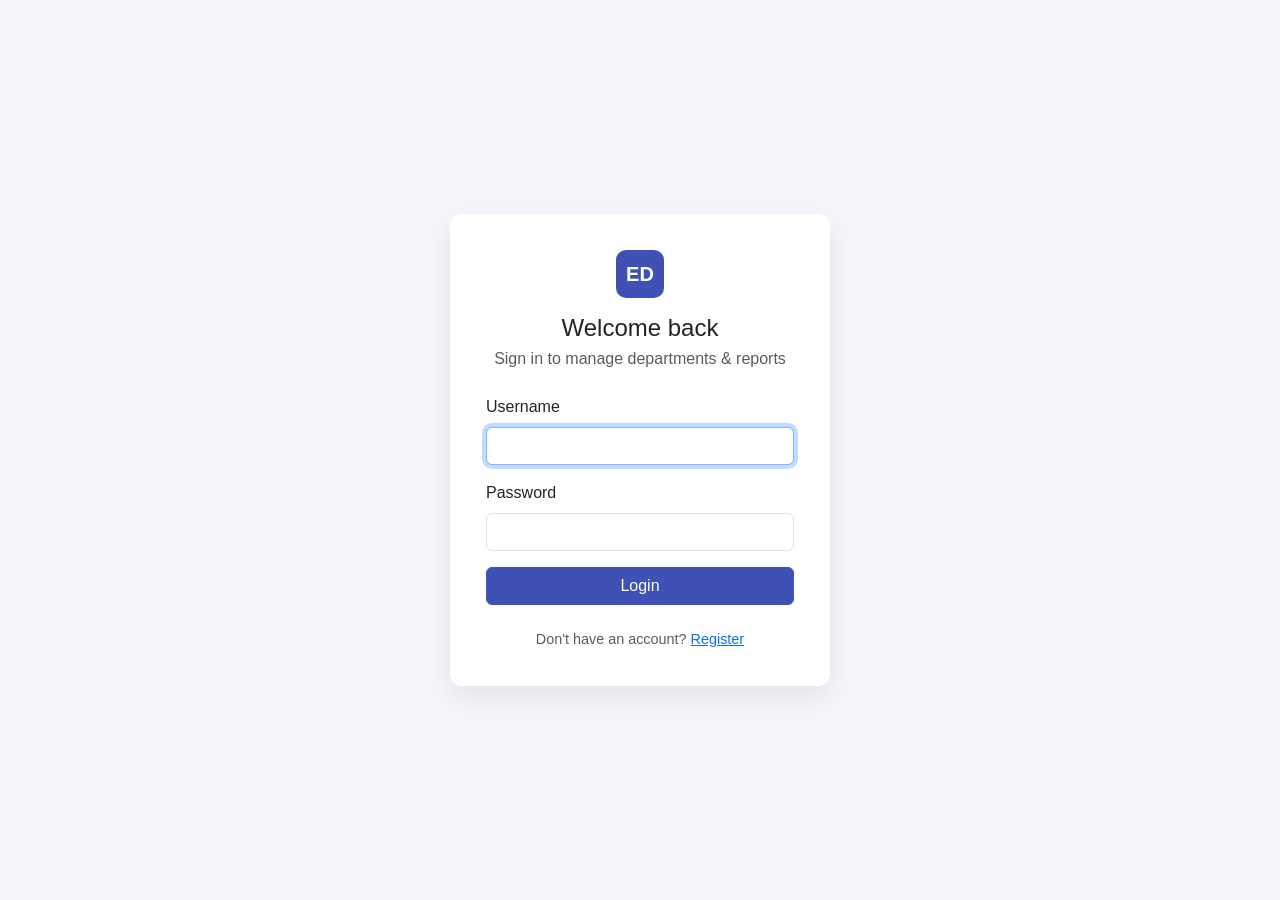
<file: src/main/resources/static/index.html>
<!DOCTYPE html>
<html lang="en">
<head>
  <meta charset="UTF-8" />
  <title>Emp Dept</title>
  <script src="js/api.js"></script>
  <script>
    window.location.href = getToken() ? "dashboard.html" : "login.html";
  </script>
</head>
<body></body>
</html>
</file>
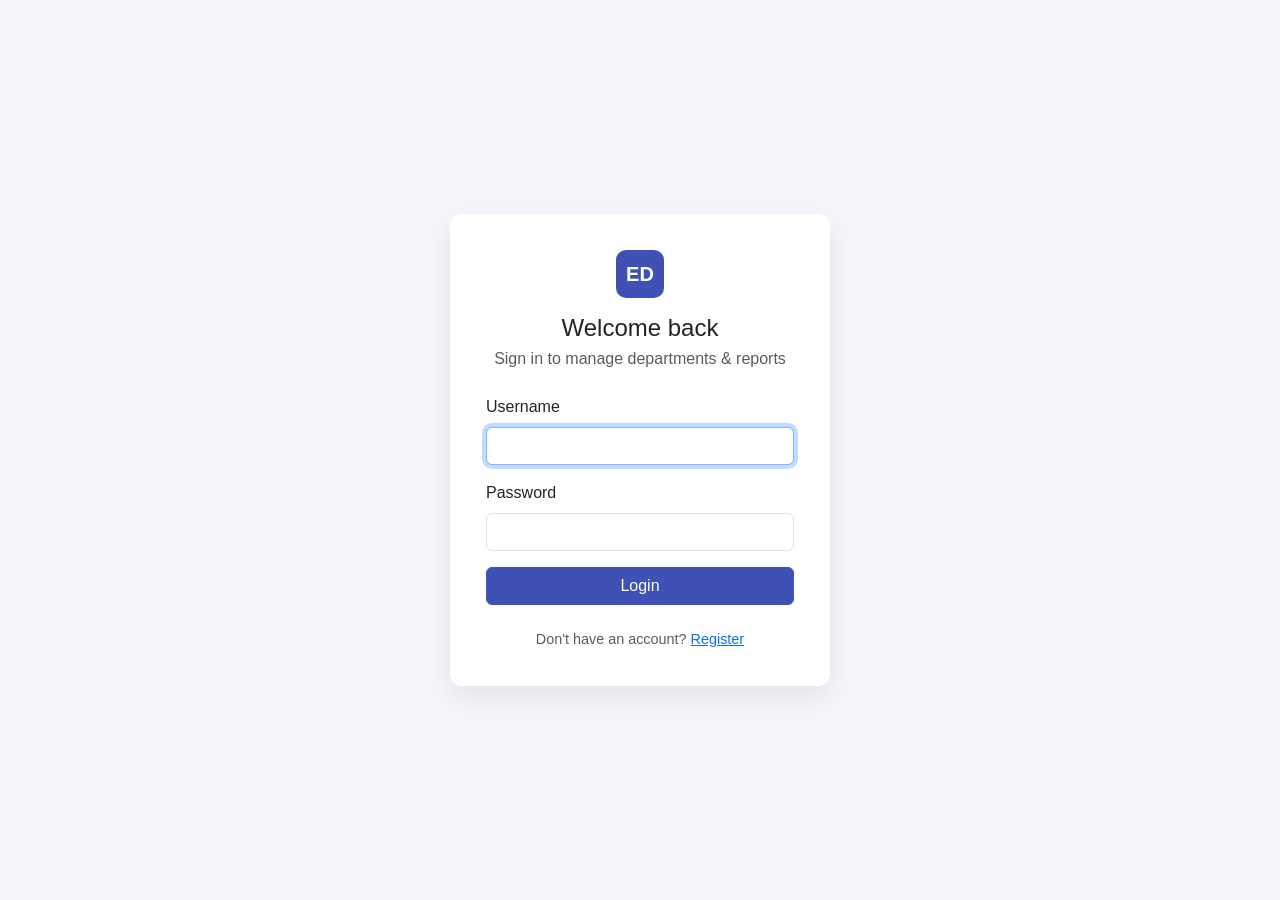
<file: src/main/resources/static/dashboard.html>
<!DOCTYPE html>
<html lang="en">
<head>
  <meta charset="UTF-8" />
  <meta name="viewport" content="width=device-width, initial-scale=1.0" />
  <title>Dashboard · Emp Dept</title>
  <link href="https://cdn.jsdelivr.net/npm/bootstrap@5.3.3/dist/css/bootstrap.min.css" rel="stylesheet" />
  <link href="css/style.css" rel="stylesheet" />
</head>
<body>

  <nav class="navbar navbar-expand-lg bg-white shadow-sm mb-4">
    <div class="container-fluid px-4">
      <span class="navbar-brand d-flex align-items-center mb-0">
        <span class="navbar-brand-icon">ED</span> Emp &amp; Dept Manager
      </span>
      <div class="d-flex align-items-center gap-3">
        <span class="text-muted small" id="welcomeText"></span>
        <button class="btn btn-outline-secondary btn-sm" id="logoutBtn">Logout</button>
      </div>
    </div>
  </nav>

  <div class="container pb-5">

    <div class="row g-4">

      <!-- Add Department & Employees -->
      <div class="col-lg-7">
        <div class="card card-section">
          <div class="card-body">
            <div class="d-flex justify-content-between align-items-center mb-3">
              <h5 class="card-title mb-0" id="formTitle">Add Department &amp; Employees</h5>
              <button type="button" class="btn btn-sm btn-outline-secondary d-none" id="cancelEditBtn">
                Cancel edit
              </button>
            </div>

            <div id="deptAlertHost"></div>

            <form id="deptForm" novalidate>
              <input type="hidden" id="editingDeptId" value="" />
              <div class="mb-3">
                <label class="form-label">Department name</label>
                <input type="text" class="form-control" id="deptName" required />
              </div>

              <label class="form-label d-flex justify-content-between align-items-center">
                Employees
                <button type="button" class="btn btn-sm btn-outline-primary" id="addEmployeeBtn">
                  + Add employee
                </button>
              </label>

              <div id="employeeRows"></div>

              <button type="submit" class="btn btn-brand mt-2" id="saveDeptBtn">Save department</button>
            </form>
          </div>
        </div>
      </div>

      <!-- Send Report -->
      <div class="col-lg-5">
        <div class="card card-section">
          <div class="card-body">
            <h5 class="card-title mb-3">Email Department Report</h5>
            <p class="text-muted small">Sends an Excel report of all departments &amp; employees to the address below.</p>

            <div id="reportAlertHost"></div>

            <form id="reportForm" novalidate>
              <div class="mb-3">
                <label for="reportEmail" class="form-label">Recipient email</label>
                <input type="email" class="form-control" id="reportEmail" placeholder="name@gmail.com" required />
              </div>
              <button type="submit" class="btn btn-brand w-100" id="sendReportBtn">Send report</button>
            </form>
          </div>
        </div>
      </div>

      <!-- Department list -->
      <div class="col-12">
        <div class="card card-section">
          <div class="card-body">
            <div class="d-flex justify-content-between align-items-center mb-3">
              <h5 class="card-title mb-0">Departments</h5>
              <button class="btn btn-sm btn-outline-secondary" id="refreshBtn">Refresh</button>
            </div>
            <div class="table-responsive">
              <table class="table align-middle">
                <thead>
                  <tr>
                    <th>Dept ID</th>
                    <th>Dept Name</th>
                    <th>Emp Name</th>
                    <th>Salary</th>
                    <th>Shift</th>
                    <th class="text-end">Actions</th>
                  </tr>
                </thead>
                <tbody id="deptTableBody"></tbody>
              </table>
              <div id="deptEmptyState" class="empty-state d-none">
                No departments yet — add one using the form above.
              </div>
            </div>
          </div>
        </div>
      </div>

    </div>
  </div>

  <div id="toastHost"></div>

  <script src="https://cdn.jsdelivr.net/npm/bootstrap@5.3.3/dist/js/bootstrap.bundle.min.js"></script>
  <script src="js/api.js"></script>
  <script src="js/dashboard.js"></script>
</body>
</html>
</file>
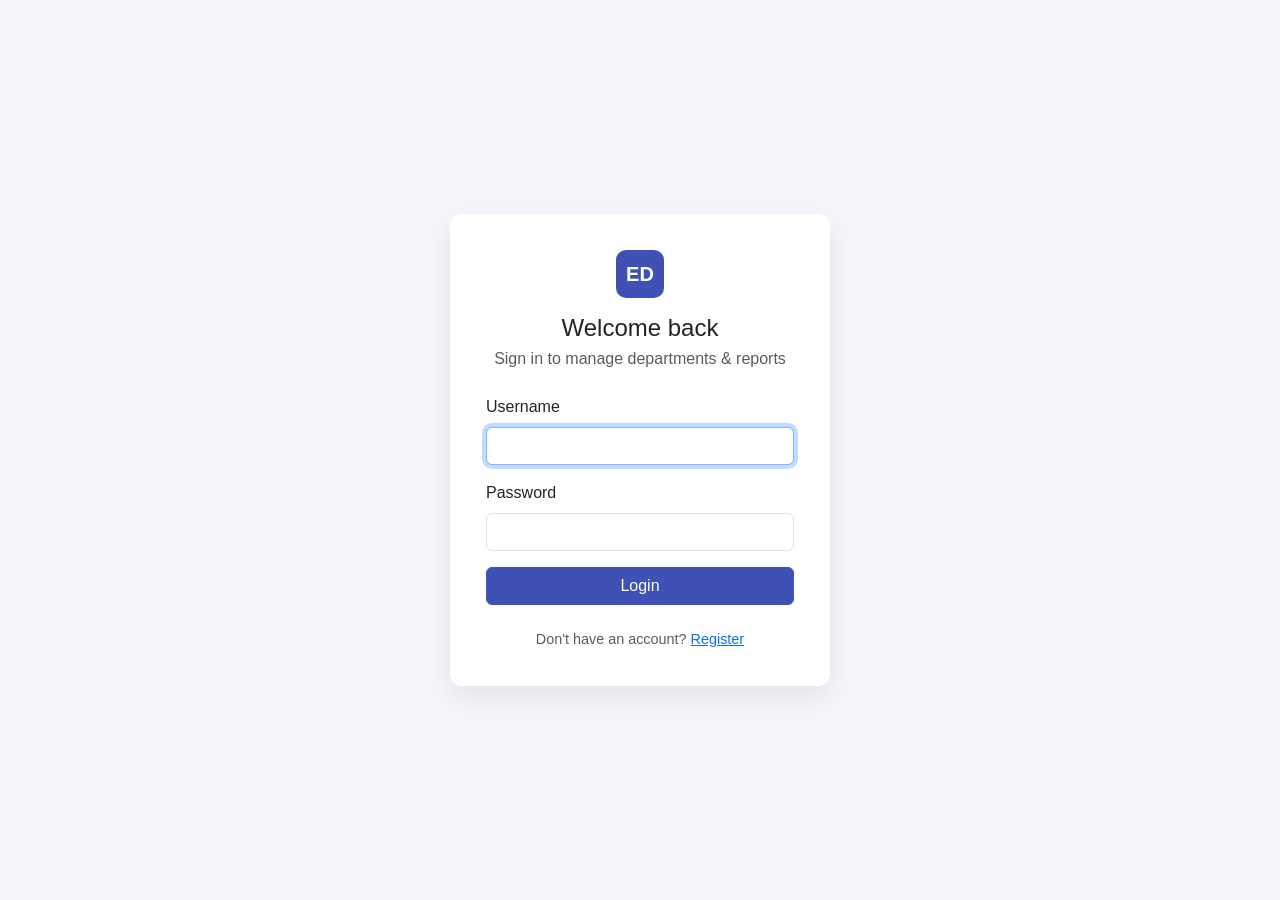
<file: src/main/resources/static/login.html>
<!DOCTYPE html>
<html lang="en">
<head>
  <meta charset="UTF-8" />
  <meta name="viewport" content="width=device-width, initial-scale=1.0" />
  <title>Login · Emp Dept</title>
  <link href="https://cdn.jsdelivr.net/npm/bootstrap@5.3.3/dist/css/bootstrap.min.css" rel="stylesheet" />
  <link href="css/style.css" rel="stylesheet" />
</head>
<body>
  <div class="auth-wrapper">
    <div class="card auth-card">
      <div class="card-body">
        <div class="brand-icon">ED</div>
        <h4 class="text-center mb-1">Welcome back</h4>
        <p class="text-center text-muted mb-4">Sign in to manage departments &amp; reports</p>

        <div id="alertHost"></div>

        <form id="loginForm" novalidate>
          <div class="mb-3">
            <label for="username" class="form-label">Username</label>
            <input type="text" class="form-control" id="username" required autofocus />
          </div>
          <div class="mb-3">
            <label for="password" class="form-label">Password</label>
            <input type="password" class="form-control" id="password" required />
          </div>
          <button type="submit" class="btn btn-brand w-100" id="loginBtn">Login</button>
        </form>

        <p class="text-center text-muted mt-4 mb-0" style="font-size: 0.9rem;">
          Don't have an account? <a href="register.html">Register</a>
        </p>
      </div>
    </div>
  </div>

  <div id="toastHost"></div>

  <script src="https://cdn.jsdelivr.net/npm/bootstrap@5.3.3/dist/js/bootstrap.bundle.min.js"></script>
  <script src="js/api.js"></script>
  <script>
    // Already logged in? skip straight to the dashboard.
    if (getToken()) {
      window.location.href = "dashboard.html";
    }

    const form = document.getElementById("loginForm");
    const loginBtn = document.getElementById("loginBtn");
    const alertHost = document.getElementById("alertHost");

    function showAlert(message) {
      alertHost.innerHTML = `<div class="alert alert-danger py-2">${message}</div>`;
    }

    form.addEventListener("submit", async (e) => {
      e.preventDefault();
      alertHost.innerHTML = "";

      const username = document.getElementById("username").value.trim();
      const password = document.getElementById("password").value;

      if (!username || !password) {
        showAlert("Please enter both username and password.");
        return;
      }

      loginBtn.disabled = true;
      loginBtn.textContent = "Signing in...";

      try {
        const result = await apiCall("/api/user/login", "POST", { username, password });
        saveSession(result.data, username);
        window.location.href = "dashboard.html";
      } catch (err) {
        showAlert(err.message);
      } finally {
        loginBtn.disabled = false;
        loginBtn.textContent = "Login";
      }
    });
  </script>
</body>
</html>
</file>
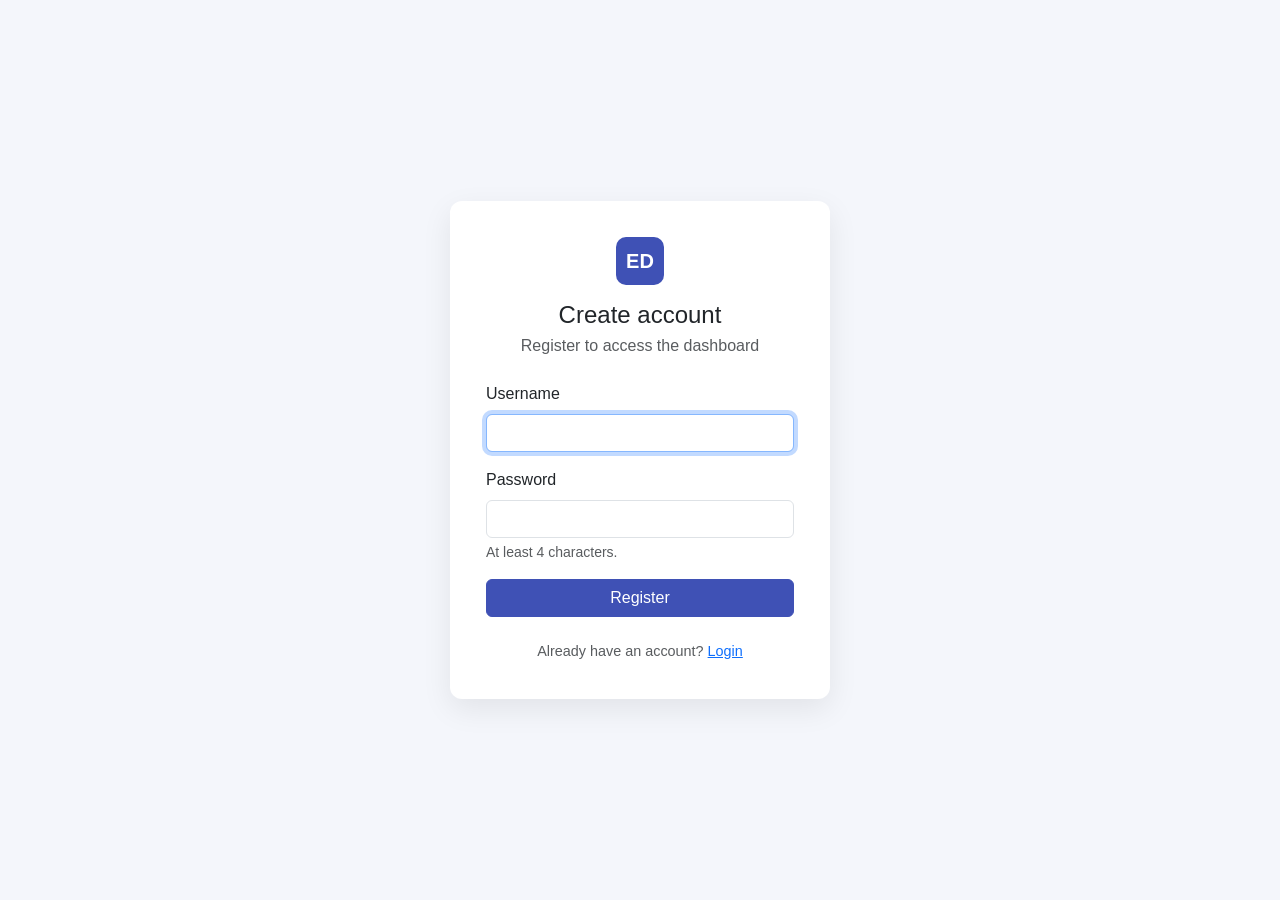
<file: src/main/resources/static/register.html>
<!DOCTYPE html>
<html lang="en">
<head>
  <meta charset="UTF-8" />
  <meta name="viewport" content="width=device-width, initial-scale=1.0" />
  <title>Register · Emp Dept</title>
  <link href="https://cdn.jsdelivr.net/npm/bootstrap@5.3.3/dist/css/bootstrap.min.css" rel="stylesheet" />
  <link href="css/style.css" rel="stylesheet" />
</head>
<body>
  <div class="auth-wrapper">
    <div class="card auth-card">
      <div class="card-body">
        <div class="brand-icon">ED</div>
        <h4 class="text-center mb-1">Create account</h4>
        <p class="text-center text-muted mb-4">Register to access the dashboard</p>

        <div id="alertHost"></div>

        <form id="registerForm" novalidate>
          <div class="mb-3">
            <label for="username" class="form-label">Username</label>
            <input type="text" class="form-control" id="username" required autofocus />
          </div>
          <div class="mb-3">
            <label for="password" class="form-label">Password</label>
            <input type="password" class="form-control" id="password" required minlength="4" />
            <div class="form-text">At least 4 characters.</div>
          </div>
          <button type="submit" class="btn btn-brand w-100" id="registerBtn">Register</button>
        </form>

        <p class="text-center text-muted mt-4 mb-0" style="font-size: 0.9rem;">
          Already have an account? <a href="login.html">Login</a>
        </p>
      </div>
    </div>
  </div>

  <div id="toastHost"></div>

  <script src="https://cdn.jsdelivr.net/npm/bootstrap@5.3.3/dist/js/bootstrap.bundle.min.js"></script>
  <script src="js/api.js"></script>
  <script>
    if (getToken()) {
      window.location.href = "dashboard.html";
    }

    const form = document.getElementById("registerForm");
    const registerBtn = document.getElementById("registerBtn");
    const alertHost = document.getElementById("alertHost");

    function showAlert(message, variant = "danger") {
      alertHost.innerHTML = `<div class="alert alert-${variant} py-2">${message}</div>`;
    }

    form.addEventListener("submit", async (e) => {
      e.preventDefault();
      alertHost.innerHTML = "";

      const username = document.getElementById("username").value.trim();
      const password = document.getElementById("password").value;

      if (!username || password.length < 4) {
        showAlert("Please enter a username and a password of at least 4 characters.");
        return;
      }

      registerBtn.disabled = true;
      registerBtn.textContent = "Creating account...";

      try {
        await apiCall("/api/user/userRegistor", "POST", { username, password });
        showAlert("Account created successfully. Redirecting to login...", "success");
        setTimeout(() => (window.location.href = "login.html"), 1200);
      } catch (err) {
        showAlert(err.message);
        registerBtn.disabled = false;
        registerBtn.textContent = "Register";
      }
    });
  </script>
</body>
</html>
</file>
<file: src/main/resources/static/css/style.css>
:root {
  --brand: #3f51b5;
  --brand-dark: #303f9f;
  --bg: #f4f6fb;
}

body {
  background: var(--bg);
  font-family: "Segoe UI", Roboto, Arial, sans-serif;
}

.auth-wrapper {
  min-height: 100vh;
  display: flex;
  align-items: center;
  justify-content: center;
}

.auth-card {
  width: 100%;
  max-width: 380px;
  border: none;
  border-radius: 12px;
  box-shadow: 0 10px 30px rgba(0, 0, 0, 0.08);
}

.auth-card .card-body {
  padding: 2.25rem;
}

.brand-icon {
  width: 48px;
  height: 48px;
  border-radius: 10px;
  background: var(--brand);
  color: #fff;
  display: flex;
  align-items: center;
  justify-content: center;
  font-weight: 700;
  font-size: 1.25rem;
  margin: 0 auto 1rem auto;
}

.btn-brand {
  background: var(--brand);
  border-color: var(--brand);
  color: #fff;
}

.btn-brand:hover {
  background: var(--brand-dark);
  border-color: var(--brand-dark);
  color: #fff;
}

.navbar-brand-icon {
  width: 32px;
  height: 32px;
  border-radius: 8px;
  background: var(--brand);
  color: #fff;
  display: inline-flex;
  align-items: center;
  justify-content: center;
  font-weight: 700;
  margin-right: 0.5rem;
}

.card-section {
  border: none;
  border-radius: 12px;
  box-shadow: 0 4px 16px rgba(0, 0, 0, 0.06);
}

.employee-row {
  background: #fafbff;
  border: 1px solid #e6e9f2;
  border-radius: 8px;
  padding: 0.75rem;
  margin-bottom: 0.75rem;
}

#toastHost {
  position: fixed;
  top: 1rem;
  right: 1rem;
  z-index: 1080;
}

.table thead th {
  font-size: 0.8rem;
  text-transform: uppercase;
  letter-spacing: 0.03em;
  color: #6b7280;
  border-bottom-width: 1px;
}

.empty-state {
  text-align: center;
  padding: 3rem 1rem;
  color: #9ca3af;
}
</file>
